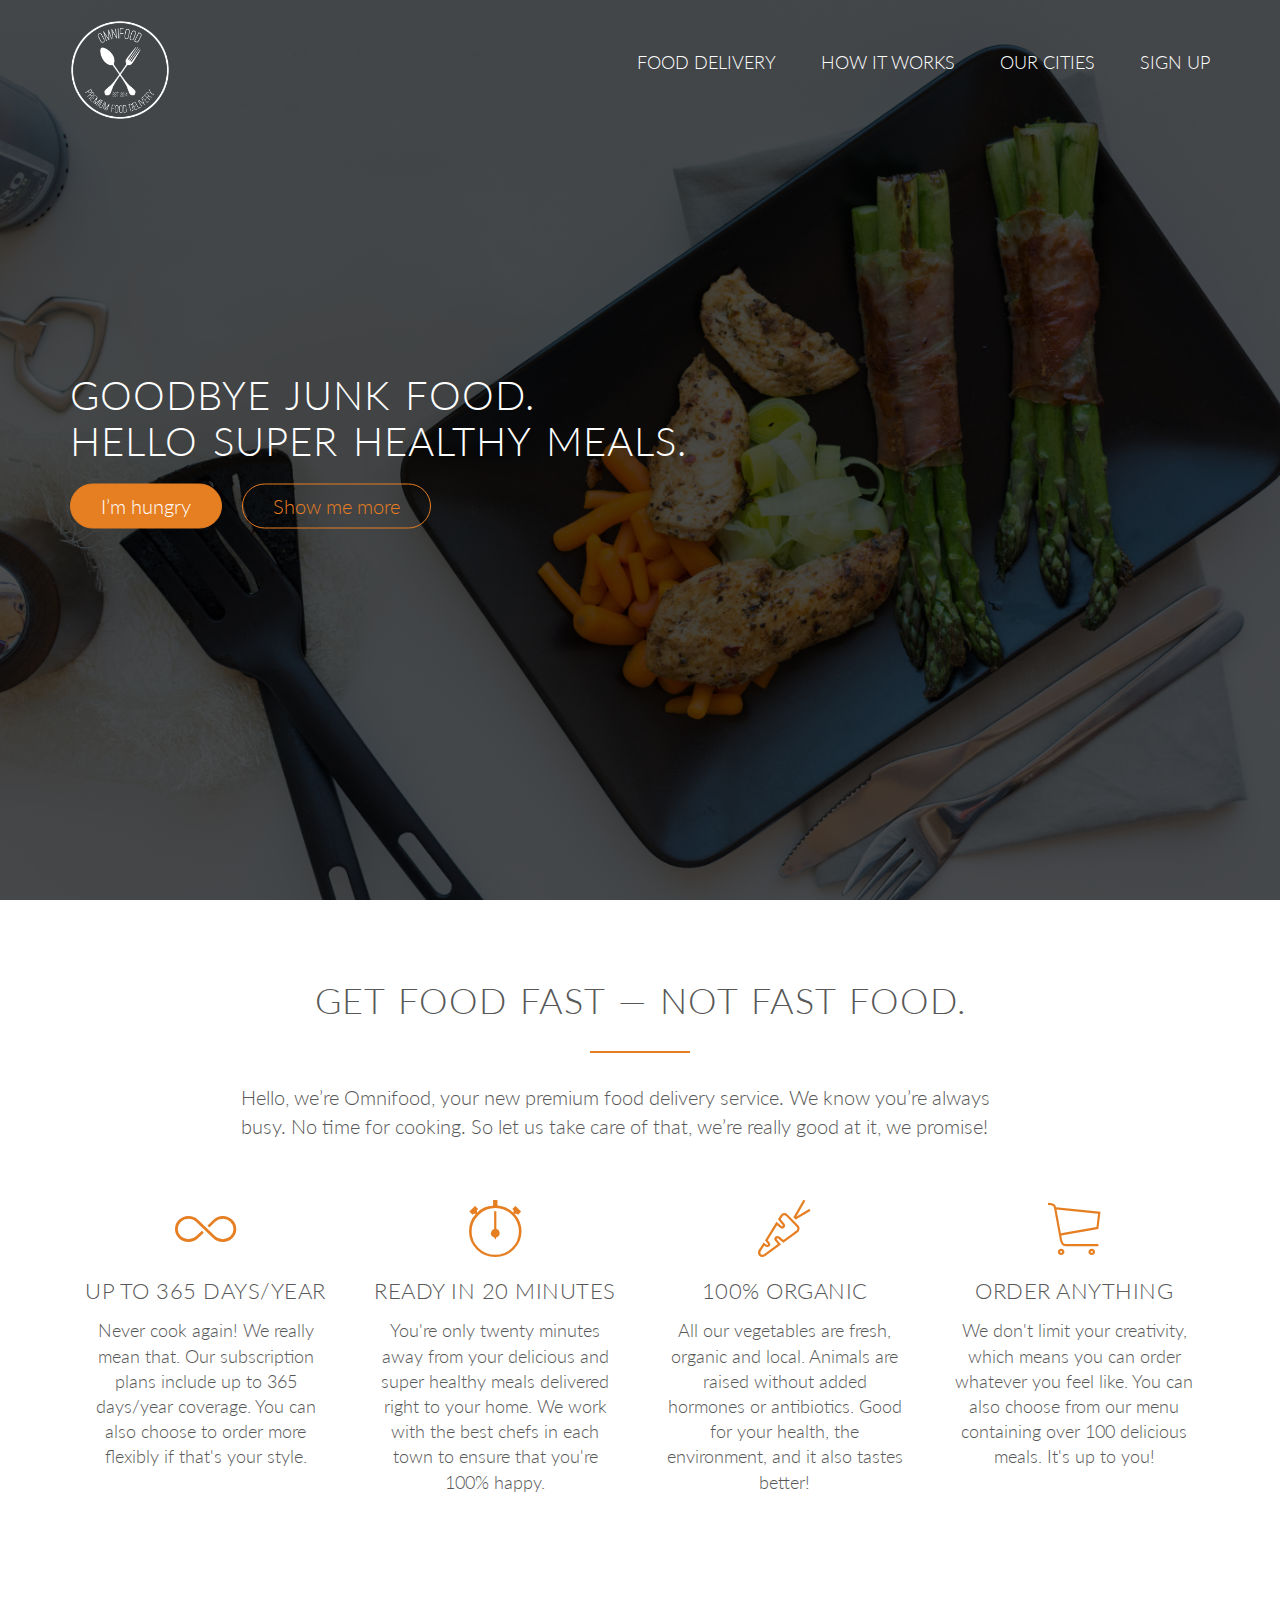
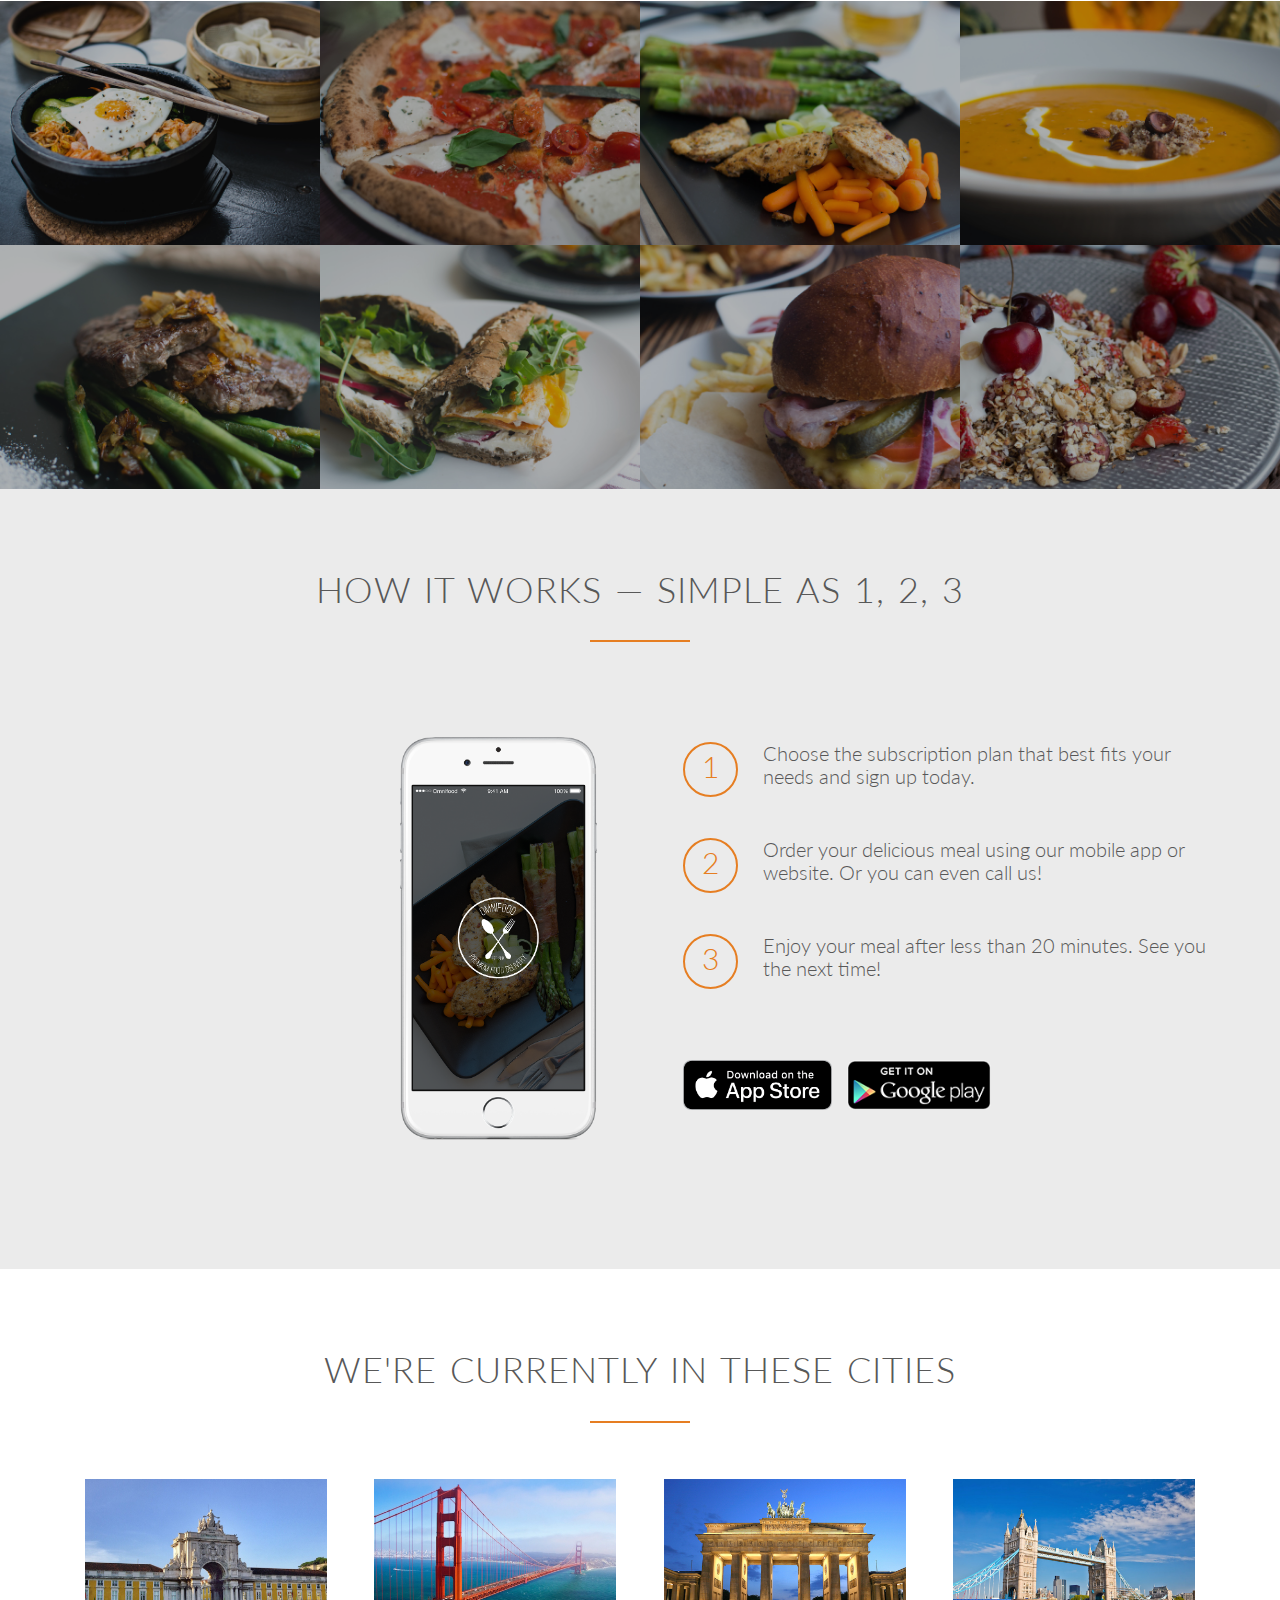
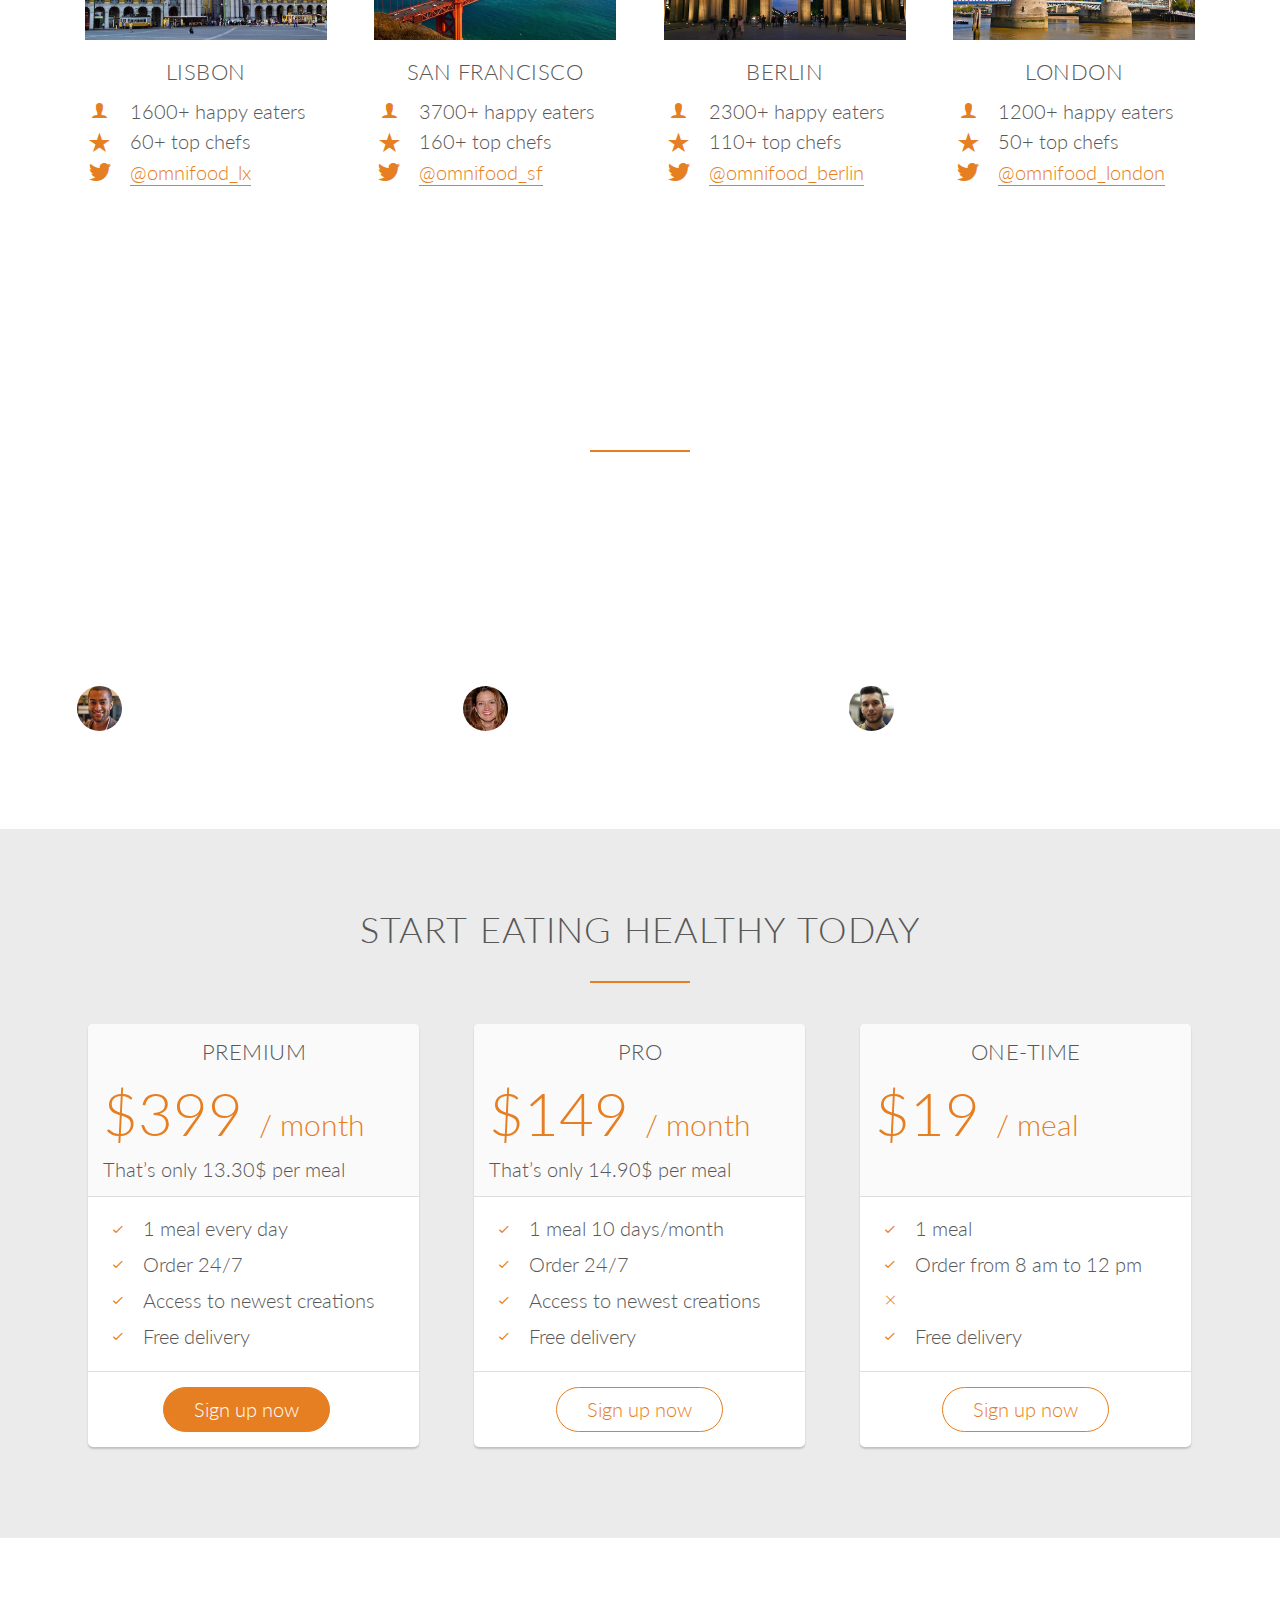
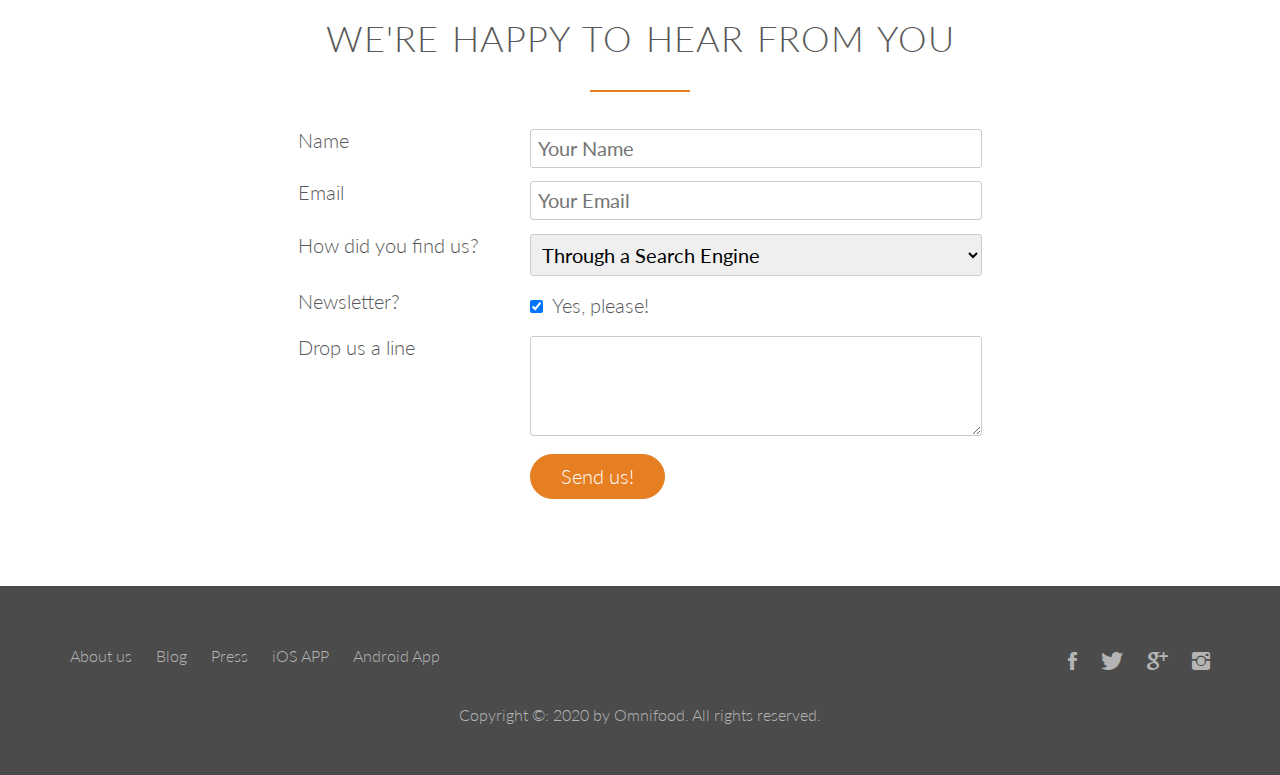
<file: BasicWebsite2(fromUdemy)/index.html>
<!DOCTYPE html>
<html lang="en">

<head>
    <link rel="stylesheet" type="text/css" href="vendors/css/normalize.css">
    <link rel="stylesheet" type="text/css" href="vendors/css/grid.css">
    <link rel="stylesheet" type="text/css" href="vendors/css/ionicons.min.css">
    <link rel="stylesheet" type="text/css" href="resources/css/style.css">
    <link rel="preconnect" href="https://fonts.gstatic.com">
    <link href="https://fonts.googleapis.com/css2?family=Lato:ital,wght@0,100;0,200;0,300;0,400;1,300&display=swap"
        rel="stylesheet">
    <title>Omnifood</title>
</head>

<body>
    <header>
        <nav>
            <div class="row">
                <img src="resources/css/img/logo-white.png" alt="Omnifood logo" class="logo">
                <ul class="main-nav">
                    <li><a href="#">Food Delivery </a></li>
                    <li><a href="#">How It Works </a></li>
                    <li><a href="#">Our Cities </a></li>
                    <li><a href="#">Sign Up </a></li>
                </ul>
            </div>
        </nav>
        <div class="hero-text-box">
            <h1>Goodbye junk food.<br> Hello super healthy meals.</h1>
            <a class="btn btn-full" href="#">I’m hungry</a>
            <a class="btn btn-ghost" href="#">Show me more</a>
        </div>
    </header>

    <section class="section-features">
        <div class="row">
            <h2>Get food fast &mdash; not fast food.</h2>
            <p class="long-copy">
                Hello, we’re Omnifood, your new premium food delivery service. We know you’re always busy. No time for
                cooking. So let us take care of that, we’re really good at it, we promise!
            </p>
        </div>

        <div class="row">
            <div class="col span-1-of-4 box">
                <i class="ion-ios-infinite-outline icon-big"></i>
                <h3>Up to 365 days/year</h3>
                <p>
                    Never cook again! We really mean that. Our subscription plans include up to 365 days/year coverage.
                    You can also choose to order more flexibly if that's your style.
                </p>
            </div>
            <div class="col span-1-of-4 box">
                <i class="ion-ios-stopwatch-outline icon-big"></i>
                <h3>Ready in 20 minutes</h3>
                <p>
                    You're only twenty minutes away from your delicious and super healthy meals delivered right to your
                    home. We work with the best chefs in each town to ensure that you're 100% happy.
                </p>
            </div>
            <div class="col span-1-of-4 box">
                <i class="ion-ios-nutrition-outline icon-big"></i>
                <h3>100% organic</h3>
                <p>
                    All our vegetables are fresh, organic and local. Animals are raised without added hormones or
                    antibiotics. Good for your health, the environment, and it also tastes better!
                </p>
            </div>
            <div class="col span-1-of-4 box">
                <i class="ion-ios-cart-outline icon-big"></i>
                <h3>Order anything</h3>
                <p>
                    We don't limit your creativity, which means you can order whatever you feel like. You can also
                    choose from our menu containing over 100 delicious meals. It's up to you!
                </p>
            </div>
        </div>

    </section>

    <section class="section-meals">
        <ul class="meals-showcase clearfix">
            <li>
                <figure class="meal-photo">
                    <img src="resources/css/img/1.jpg" alt="Image of food">
                </figure>
            </li>
            <li>
                <figure class="meal-photo">
                    <img src="resources/css/img/2.jpg" alt="Image of food">
                </figure>
            </li>
            <li>
                <figure class="meal-photo">
                    <img src="resources/css/img/3.jpg" alt="Image of food">
                </figure>
            </li>
            <li>
                <figure class="meal-photo">
                    <img src="resources/css/img/4.jpg" alt="Image of food">
                </figure>
            </li>
        </ul>
        <ul class="meals-showcase clearfix">
            <li>
                <figure class="meal-photo">
                    <img src="resources/css/img/5.jpg" alt="Image of food">
                </figure>
            </li>
            <li>
                <figure class="meal-photo">
                    <img src="resources/css/img/6.jpg" alt="Image of food">
                </figure>
            </li>
            <li>
                <figure class="meal-photo">
                    <img src="resources/css/img/7.jpg" alt="Image of food">
                </figure>
            </li>
            <li>
                <figure class="meal-photo">
                    <img src="resources/css/img/8.jpg" alt="Image of food">
                </figure>
            </li>
        </ul>
    </section>

    <section class="section-steps">
        <div class="row">
            <h2>How it works &mdash; Simple as 1, 2, 3</h2>
        </div>
        <div class="row">
            <div class="col span-1-of-2 steps-box">
                <img src="resources/css/img/app-iPhone.png" alt="Omnifood app on Phone" class="app-screen">
            </div>
            <div class="col span-1-of-2 steps-box">
                <div class="works-step">
                    <div>1</div>
                    <p>Choose the subscription plan that best fits your needs and sign up today.</p>
                </div>
                <div class="works-step">
                    <div>2</div>
                    <p>Order your delicious meal using our mobile app or website. Or you can even call us!</p>
                </div>
                <div class="works-step">
                    <div>3</div>
                    <p>Enjoy your meal after less than 20 minutes. See you the next time!</p>
                </div>

                <a href="#" class="btn-app"><img src="resources/css/img/download-app.png" alt="App Store button"></a>
                <a href="#" class="btn-app"><img src="resources/css/img/download-app-android.png"
                        alt="Google Store button"></a>
            </div>
        </div>
    </section>


    <section class="section-cities">
        <div class="row">
            <h2>We're currently in these cities</h2>
        </div>
        <div class="row">
            <div class="col span-1-of-4 box">
                <img src="resources/css/img/lisbon-3.jpg" alt="Lisbon" class="cities">
                <h3>Lisbon</h3>
                <div class="city-feature">
                    <i class="ion-ios-person icon-small"></i>
                    1600+ happy eaters
                </div>
                <div class="city-feature">
                    <i class="ion-ios-star icon-small"></i>
                    60+ top chefs
                </div>
                <div class="city-feature">
                    <i class="ion-social-twitter icon-small"></i>
                    <a href="#">@omnifood_lx</a>
                </div>

            </div>

            <div class="col span-1-of-4 box">
                <img src="resources/css/img/san-francisco.jpg" alt="Lisbon" class="cities">
                <h3>San Francisco</h3>
                <div class="city-feature">
                    <i class="ion-ios-person icon-small"></i>
                    3700+ happy eaters
                </div>
                <div class="city-feature">
                    <i class="ion-ios-star icon-small"></i>
                    160+ top chefs
                </div>
                <div class="city-feature">
                    <i class="ion-social-twitter icon-small"></i>
                    <a href="#">@omnifood_sf</a>
                </div>

            </div>

            <div class="col span-1-of-4 box">
                <img src="resources/css/img/berlin.jpg" alt="Lisbon" class="cities">
                <h3>Berlin</h3>
                <div class="city-feature">
                    <i class="ion-ios-person icon-small"></i>
                    2300+ happy eaters
                </div>
                <div class="city-feature">
                    <i class="ion-ios-star icon-small"></i>
                    110+ top chefs
                </div>
                <div class="city-feature">
                    <i class="ion-social-twitter icon-small"></i>
                    <a href="#">@omnifood_berlin</a>
                </div>

            </div>

            <div class="col span-1-of-4 box">
                <img src="resources/css/img/london.jpg" alt="Lisbon" class="cities">
                <h3>London</h3>
                <div class="city-feature">
                    <i class="ion-ios-person icon-small"></i>
                    1200+ happy eaters
                </div>
                <div class="city-feature">
                    <i class="ion-ios-star icon-small"></i>
                    50+ top chefs
                </div>
                <div class="city-feature">
                    <i class="ion-social-twitter icon-small"></i>
                    <a href="#">@omnifood_london</a>
                </div>

            </div>


        </div>
    </section>

    <section class="section-testemonials">
        <div class="row">
            <h2>Our customers can't live without us</h2>
        </div>
        <div class="row">
            <div class="col span-1-of-3">
                <blockquote>
                    Omnifood is just awesome! I just launched a startup which leaves me with no time for cooking, so
                    Omnifood is a life-saver. Now that I got used to it, I couldn't live without my daily meals!
                    <cite><img src="resources/css/img/customer-1.jpg">Alberto Duncan</cite>
                </blockquote>
            </div>
            <div class="col span-1-of-3">
                <blockquote>
                    Inexpensive, healthy and great-tasting meals, delivered right to my home. We have lots of food
                    delivery here in Lisbon, but no one comes even close to Omifood. Me and my family are so in love!
                    <cite><img src="resources/css/img/customer-2.jpg">Joana Silva</cite>
                </blockquote>
            </div>
            <div class="col span-1-of-3">
                <blockquote>
                    I was looking for a quick and easy food delivery service in San Franciso. I tried a lot of them and
                    ended up with Omnifood. Best food delivery service in the Bay Area. Keep up the great work!
                    <cite><img src="resources/css/img/customer-3.jpg">Milton Chapman</cite>
                </blockquote>
            </div>
        </div>
    </section>

    <section class="section-plans">
        <div class="row">
            <h2>Start eating healthy today</h2>
        </div>
        <div class="row">
            <div class="col span-1-of-3">
                <div class="plan-box">
                    <div>
                        <h3>Premium</h3>
                        <p class="plan-price">$399 <span>/ month</span></p>
                        <p class="plan-price-meal">That’s only 13.30$ per meal</p>
                    </div>
                    <div>
                        <ul>
                            <li><i class="ion-ios-checkmark-empty icon-small"></i>1 meal every day</li>
                            <li><i class="ion-ios-checkmark-empty icon-small"></i>Order 24/7</li>
                            <li><i class="ion-ios-checkmark-empty icon-small"></i>Access to newest creations </li>
                            <li><i class="ion-ios-checkmark-empty icon-small"></i>Free delivery </li>
                        </ul>
                    </div>
                    <div>
                        <a href="#" class="btn btn-full">Sign up now</a>
                    </div>
                </div>
            </div>
            <div class="col span-1-of-3">
                <div class="plan-box">
                    <div>
                        <h3>Pro</h3>
                        <p class="plan-price">$149 <span>/ month</span></p>
                        <p class="plan-price-meal">That’s only 14.90$ per meal</p>
                    </div>
                    <div>
                        <ul>
                            <li><i class="ion-ios-checkmark-empty icon-small"></i>1 meal 10 days/month</li>
                            <li><i class="ion-ios-checkmark-empty icon-small"></i>Order 24/7</li>
                            <li><i class="ion-ios-checkmark-empty icon-small"></i>Access to newest creations </li>
                            <li><i class="ion-ios-checkmark-empty icon-small"></i>Free delivery </li>
                        </ul>
                    </div>
                    <div>
                        <a href="#" class="btn btn-ghost">Sign up now</a>
                    </div>
                </div>
            </div>
            <div class="col span-1-of-3">
                <div class="plan-box">
                    <div>
                        <h3>One-time</h3>
                        <p class="plan-price">$19 <span>/ meal</span></p>
                        <p class="plan-price-meal">&nbsp;</p>
                    </div>
                    <div>
                        <ul>
                            <li><i class="ion-ios-checkmark-empty icon-small"></i>1 meal</li>
                            <li><i class="ion-ios-checkmark-empty icon-small"></i>Order from 8 am to 12 pm </li>
                            <li><i class="ion-ios-close-empty icon-small"></i> </li>
                            <li><i class="ion-ios-checkmark-empty icon-small"></i>Free delivery </li>
                        </ul>
                    </div>
                    <div>
                        <a href="#" class="btn btn-ghost">Sign up now</a>
                    </div>
                </div>
            </div>
        </div>
    </section>

    <section class="section-form">
        <div class="row">
            <h2>We're happy to hear from you</h2>
        </div>
        <div class="row">
            <form method="post" action="#" class="contact-form">
                <div class="row">
                    <div class="col span-1-of-3">
                        <label for="name">Name</label>
                    </div>
                    <div class="col span-2-of-3">
                        <input type="text" name="name" id="name" placeholder="Your Name" required> 
                    </div>
                </div>
                <div class="row">
                    <div class="col span-1-of-3">
                        <label for="email">Email</label>
                    </div>
                    <div class="col span-2-of-3">
                        <input type="email" name="email" id="email" placeholder="Your Email" required> 
                    </div>
                </div>
                <div class="row">
                    <div class="col span-1-of-3">
                        <label>How did you find us?</label>
                    </div>
                    <div class="col span-2-of-3">
                        <select name="find-us" id="find-us">
                            <option value="friends">Friends</option>
                            <option value="search" selected>Through a Search Engine</option>
                        </select>
                    </div>
                </div>
                <div class="row">
                    <div class="col span-1-of-3">
                        <label>Newsletter?</label>
                    </div>
                    <div class="col span-2-of-3">
                        <input type="checkbox" name="news" id="news" checked> Yes, please!
                    </div>
                </div>
                <div class="row">
                    <div class="col span-1-of-3">
                        <label>Drop us a line</label>
                    </div>
                    <div class="col span-2-of-3">
                        <textarea name="message" placeholder="Your message"> </textarea>
                    </div>
                </div>
                <div class="row">
                    <div class="col span-1-of-3">
                        <label>&nbsp;</label>
                    </div>
                    <div class="col span-2-of-3">
                        <input type="submit" value="Send us!"> 
                    </div>
                </div>
            </form>
        </div>
    </section>

    <footer>
        <div class="row">
            <div class="col span-1-of-2">
                <ul class="footer-nav">
                    <li><a href="#">About us</a></li>
                    <li><a href="#">Blog</a></li>
                    <li><a href="#">Press</a></li>
                    <li><a href="#">iOS APP</a></li>
                    <li><a href="#">Android App</a></li>
                </ul>
            </div>
            <div class="col span-1-of-2">
                <ul class="social-links">
                    <li><a href="#"><i class="ion-social-facebook"></i></a></li>
                    <li><a href="#"><i class="ion-social-twitter"></i></a></li>
                    <li><a href="#"><i class="ion-social-googleplus"></i></a></li>
                    <li><a href="#"><i class="ion-social-instagram"></i></a></li>
                </ul>
            </div>
        </div>
        <div class="row">
            <p>
                Copyright &copy: 2020 by Omnifood. All rights reserved.
            </p>
        </div>
    </footer>

</body>

</html>
</file>
<file: BasicWebsite2(fromUdemy)/vendors/css/grid.css>
/*  SECTIONS  ============================================================================= */

.section {
	clear: both;
	padding: 0px;
	margin: 0px;
}

/*  GROUPING  ============================================================================= */

.row {
    zoom: 1; /* For IE 6/7 (trigger hasLayout) */
}

.row:before,
.row:after {
    content:"";
    display:table;
}
.row:after {
    clear:both;
}

/*  GRID COLUMN SETUP   ==================================================================== */

.col {
	display: block;
	float:left;
	margin: 1% 0 1% 1.6%;
}

.col:first-child { margin-left: 0; } /* all browsers except IE6 and lower */


/*  REMOVE MARGINS AS ALL GO FULL WIDTH AT 480 PIXELS */

@media only screen and (max-width: 480px) {
	.col { 
		/*margin: 1% 0 1% 0%;*/
        margin: 0;
	}
}


/*  GRID OF TWO   ============================================================================= */


.span-2-of-2 {
	width: 100%;
}

.span-1-of-2 {
	width: 49.2%;
}

/*  GO FULL WIDTH AT LESS THAN 480 PIXELS */

@media only screen and (max-width: 480px) {
	.span-2-of-2 {
		width: 100%; 
	}
	.span-1-of-2 {
		width: 100%; 
	}
}


/*  GRID OF THREE   ============================================================================= */

	
.span-3-of-3 {
	width: 100%; 
}

.span-2-of-3 {
	width: 66.13%; 
}

.span-1-of-3 {
	width: 32.26%; 
}


/*  GO FULL WIDTH AT LESS THAN 480 PIXELS */

@media only screen and (max-width: 480px) {
	.span-3-of-3 {
		width: 100%; 
	}
	.span-2-of-3 {
		width: 100%; 
	}
	.span-1-of-3 {
		width: 100%;
	}
}

/*  GRID OF FOUR   ============================================================================= */

	
.span-4-of-4 {
	width: 100%; 
}

.span-3-of-4 {
	width: 74.6%; 
}

.span-2-of-4 {
	width: 49.2%; 
}

.span-1-of-4 {
	width: 23.8%; 
}


/*  GO FULL WIDTH AT LESS THAN 480 PIXELS */

@media only screen and (max-width: 480px) {
	.span-4-of-4 {
		width: 100%; 
	}
	.span-3-of-4 {
		width: 100%; 
	}
	.span-2-of-4 {
		width: 100%; 
	}
	.span-1-of-4 {
		width: 100%; 
	}
}


/*  GRID OF FIVE   ============================================================================= */

	
.span-5-of-5 {
	width: 100%;
}

.span-4-of-5 {
  	width: 79.68%; 
}

.span-3-of-5 {
  	width: 59.36%; 
}

.span-2-of-5 {
  	width: 39.04%;
}

.span-1-of-5 {
  	width: 18.72%;
}


/*  GO FULL WIDTH AT LESS THAN 480 PIXELS */

@media only screen and (max-width: 480px) {
	.span-5-of-5 {
		width: 100%; 
	}
	.span-4-of-5 {
		width: 100%; 
	}
	.span-3-of-5 {
		width: 100%; 
	}
	.span-2-of-5 {
		width: 100%; 
	}
	.span-1-of-5 {
		width: 100%; 
	}
}


/*  GRID OF SIX   ============================================================================= */


.span-6-of-6 {
	width: 100%;
}

.span-5-of-6 {
  	width: 83.06%;
}

.span-4-of-6 {
  	width: 66.13%;
}

.span-3-of-6 {
  	width: 49.2%;
}

.span-2-of-6 {
  	width: 32.26%;
}

.span-1-of-6 {
  	width: 15.33%;
}


/*  GO FULL WIDTH AT LESS THAN 480 PIXELS */

@media only screen and (max-width: 480px) {
	.span-6-of-6 {
		width: 100%; 
	}
	.span-5-of-6 {
		width: 100%; 
	}
	.span-4-of-6 {
		width: 100%; 
	}
	.span-3-of-6 {
		width: 100%; 
	}
	.span-2-of-6 {
		width: 100%; 
	}
	.span-1-of-6 {
		width: 100%; 
	}
}



/*  GRID OF SEVEN   ============================================================================= */


.span-7-of-7 {
	width: 100%;
}

.span-6-of-7 {
	width: 85.48%;
}

.span-5-of-7 {
  	width: 70.97%;
}

.span-4-of-7 {
  	width: 56.45%;
}

.span-3-of-7 {
  	width: 41.94%;
}

.span-2-of-7 {
  	width: 27.42%;
}

.span-1-of-7 {
  	width: 12.91%;
}


/*  GO FULL WIDTH AT LESS THAN 480 PIXELS */

@media only screen and (max-width: 480px) {
	.span-7-of-7 {
		width: 100%; 
	}
	.span-6-of-7 {
		width: 100%; 
	}
	.span-5-of-7 {
		width: 100%; 
	}
	.span-4-of-7 {
		width: 100%; 
	}
	.span-3-of-7 {
		width: 100%; 
	}
	.span-2-of-7 {
		width: 100%; 
	}
	.span-1-of-7 {
		width: 100%; 
	}
}


/*  GRID OF EIGHT   ============================================================================= */

	
.span-8-of-8 {
	width: 100%;
}

.span-7-of-8 {
	width: 87.3%; 
}

.span-6-of-8 {
	width: 74.6%; 
}

.span-5-of-8 {
	width: 61.9%; 
}

.span-4-of-8 {
	width: 49.2%; 
}

.span-3-of-8 {
	width: 36.5%;
}

.span-2-of-8 {
	width: 23.8%; 
}

.span-1-of-8 {
	width: 11.1%; 
}


/*  GO FULL WIDTH AT LESS THAN 480 PIXELS */

@media only screen and (max-width: 480px) {
	.span-8-of-8 {
		width: 100%; 
	}
	.span-7-of-8 {
		width: 100%; 
	}
	.span-6-of-8 {
		width: 100%; 
	}
	.span-5-of-8 {
		width: 100%; 
	}
	.span-4-of-8 {
		width: 100%; 
	}
	.span-3-of-8 {
		width: 100%; 
	}
	.span-2-of-8 {
		width: 100%; 
	}
	.span-1-of-8 {
		width: 100%; 
	}
}


/*  GRID OF NINE   ============================================================================= */


.span-9-of-9 {
	width: 100%;
}

.span-8-of-9 {
	width: 88.71%;
}

.span-7-of-9 {
	width: 77.42%; 
}

.span-6-of-9 {
	width: 66.13%; 
}

.span-5-of-9 {
	width: 54.84%; 
}

.span-4-of-9 {
	width: 43.55%; 
}

.span-3-of-9 {
	width: 32.26%;
}

.span-2-of-9 {
	width: 20.97%; 
}

.span-1-of-9 {
	width: 9.68%; 
}


/*  GO FULL WIDTH AT LESS THAN 480 PIXELS */

@media only screen and (max-width: 480px) {
	.span-9-of-9 {
		width: 100%; 
	}
	.span-8-of-9 {
		width: 100%; 
	}
	.span-7-of-9 {
		width: 100%; 
	}
	.span-6-of-9 {
		width: 100%; 
	}
	.span-5-of-9 {
		width: 100%; 
	}
	.span-4-of-9 {
		width: 100%; 
	}
	.span-3-of-9 {
		width: 100%; 
	}
	.span-2-of-9 {
		width: 100%; 
	}
	.span-1-of-9 {
		width: 100%; 
	}
}


/*  GRID OF TEN   ============================================================================= */


.span-10-of-10 {
	width: 100%;
}

.span-9-of-10 {
	width: 89.84%;
}

.span-8-of-10 {
	width: 79.68%;
}

.span-7-of-10 {
	width: 69.52%; 
}

.span-6-of-10 {
	width: 59.36%; 
}

.span-5-of-10 {
	width: 49.2%; 
}

.span-4-of-10 {
	width: 39.04%; 
}

.span-3-of-10 {
	width: 28.88%;
}

.span-2-of-10 {
	width: 18.72%; 
}

.span-1-of-10 {
	width: 8.56%; 
}


/*  GO FULL WIDTH AT LESS THAN 480 PIXELS */

@media only screen and (max-width: 480px) {
	.span-10-of-10 {
		width: 100%; 
	}
	.span-9-of-10 {
		width: 100%; 
	}
	.span-8-of-10 {
		width: 100%; 
	}
	.span-7-of-10 {
		width: 100%; 
	}
	.span-6-of-10 {
		width: 100%; 
	}
	.span-5-of-10 {
		width: 100%; 
	}
	.span-4-of-10 {
		width: 100%; 
	}
	.span-3-of-10 {
		width: 100%; 
	}
	.span-2-of-10 {
		width: 100%; 
	}
	.span-1-of-10 {
		width: 100%; 
	}
}


/*  GRID OF ELEVEN   ============================================================================= */

.span-11-of-11 {
	width: 100%;
}

.span-10-of-11 {
	width: 90.76%;
}

.span-9-of-11 {
	width: 81.52%;
}

.span-8-of-11 {
	width: 72.29%;
}

.span-7-of-11 {
	width: 63.05%; 
}

.span-6-of-11 {
	width: 53.81%; 
}

.span-5-of-11 {
	width: 44.58%; 
}

.span-4-of-11 {
	width: 35.34%; 
}

.span-3-of-11 {
	width: 26.1%;
}

.span-2-of-11 {
	width: 16.87%; 
}

.span-1-of-11 {
	width: 7.63%; 
}


/*  GO FULL WIDTH AT LESS THAN 480 PIXELS */

@media only screen and (max-width: 480px) {
	.span-11-of-11 {
		width: 100%; 
	}
	.span-10-of-11 {
		width: 100%; 
	}
	.span-9-of-11 {
		width: 100%; 
	}
	.span-8-of-11 {
		width: 100%; 
	}
	.span-7-of-11 {
		width: 100%; 
	}
	.span-6-of-11 {
		width: 100%; 
	}
	.span-5-of-11 {
		width: 100%; 
	}
	.span-4-of-11 {
		width: 100%; 
	}
	.span-3-of-11 {
		width: 100%; 
	}
	.span-2-of-11 {
		width: 100%; 
	}
	.span-1-of-11 {
		width: 100%; 
	}
}


/*  GRID OF TWELVE   ============================================================================= */

.span-12-of-12 {
	width: 100%;
}

.span-11-of-12 {
	width: 91.53%;
}

.span-10-of-12 {
	width: 83.06%;
}

.span-9-of-12 {
	width: 74.6%;
}

.span-8-of-12 {
	width: 66.13%;
}

.span-7-of-12 {
	width: 57.66%; 
}

.span-6-of-12 {
	width: 49.2%; 
}

.span-5-of-12 {
	width: 40.73%; 
}

.span-4-of-12 {
	width: 32.26%; 
}

.span-3-of-12 {
	width: 23.8%;
}

.span-2-of-12 {
	width: 15.33%; 
}

.span-1-of-12 {
	width: 6.86%; 
}


/*  GO FULL WIDTH AT LESS THAN 480 PIXELS */

@media only screen and (max-width: 480px) {
	.span-12-of-12 {
		width: 100%; 
	}
	.span-11-of-12 {
		width: 100%; 
	}
	.span-10-of-12 {
		width: 100%; 
	}
	.span-9-of-12 {
		width: 100%; 
	}
	.span-8-of-12 {
		width: 100%; 
	}
	.span-7-of-12 {
		width: 100%; 
	}
	.span-6-of-12 {
		width: 100%; 
	}
	.span-5-of-12 {
		width: 100%; 
	}
	.span-4-of-12 {
		width: 100%; 
	}
	.span-3-of-12 {
		width: 100%; 
	}
	.span-2-of-12 {
		width: 100%; 
	}
	.span-1-of-12 {
		width: 100%; 
	}
}
</file>
<file: BasicWebsite2(fromUdemy)/resources/css/style.css>
/* ---------------------------------------------------------------- */
/* Basic Setup */
/* ---------------------------------------------------------------- */
* {
    margin: 0;
    padding: 0;
    box-sizing: border-box;
}

html {
    background-color: #ffffff;
    color: #585858;
    font-family: 'Lato', 'Arial', sans-serif;
    font-size: 20px;
    font-weight: 300;
    text-rendering: optimizeLegibility;
}

.clearfix {zoom:1}
.clearfix:after {
    content: ".";
    clear: both;
    display: block;
    height: 0;
    visibility: hidden;
}
/* ---------------------------------------------------------------- */
/* REUSABLE COMPONENTS */
/* ---------------------------------------------------------------- */
.row {
    max-width: 1140px;
    margin: 0 auto;
    /* this means margin top&bottom leftright */
}

section {
    padding: 80px 0;

}
.box {
    padding: 1.3%;
}

/* --------HEADINGS-------- */
h1,h2,h3 {
    font-weight: 300;
    text-transform: uppercase;
    letter-spacing: 1px;
}
h1 {
    margin: 0;
    margin-bottom: 20px;
    color:#ffffff;
    word-spacing: 3px;
    font-size: 200%;
}
h2 {
    font-size: 180%;
    word-spacing: 2px;
    text-align: center;
    margin-bottom: 30px;
}
h2:after {
    display: block;
    height: 2px;
    background-color: #e67e22;
    content: " ";
    width: 100px;
    margin: 0 auto;
    margin-top: 30px;
}
h3 {
    font-size: 110%;
    margin-bottom: 15px;
    letter-spacing: 0.5px;
    text-align: center;
}

/* --------PARAGRAPHS---------- */
.long-copy {
    line-height: 145%;
    width: 70%;
    margin: 0 auto;

}
.box p{
    font-size: 90%;
    line-height: 140%;
    text-align: center;
}

/* --------Icons---------- */
.icon-big{
    font-size: 350%;
    display: block;
    text-align: center;
    color: #e67e22;
    margin-bottom: 10px;
}
.icon-small{
    font-size: 120%;
    display: inline-block;
    text-align: center;
    color: #e67e22;
    width: 30px;
    margin-right: 10px;
    /* Secret to align text and icons */
    line-height: 120%;
    vertical-align: middle;
    margin-top: -5px;
}

/* --------LINKS---------- */
a:link, a:visited {
    color:#e67e22;
    text-decoration: none;
    border-bottom: 1px solid #e67e22;
    padding-bottom: 1px;
}
a:hover,a:active {
    color: #585858;
    border-bottom: 1px solid transparent;
    transition: border-bottom 0.2s, color 0.2s;
}

/* --------BUTTONS---------- */
.btn:link,
.btn:visited,
input[type=submit] {
    display: inline-block;
    padding: 10px 30px;
    /* this means padding top&bottom left&right */
    font-weight: 300;
    text-decoration: none;
    border-radius: 200px;
    color: white;
    border: 1px solid #e67e22;
    transition: background-color 0.2s, border 0.2s, color 0.2s;
}

.btn-full:link,
.btn-full:visited,
input[type=submit] {
    background-color: #e67e22;
    margin-right: 15px;
}

.btn-ghost:link,
.btn-ghost:visited {
    /* border: 1px solid white; */
    color: #e67e22;
}

.btn:hover,
.btn:active,
input[type=submit]:hover,
input[type=submit]:active {
    background-color: #cf6d17;
}

.btn-full:hover,
.btn-full:active {
    border: 1px solid #cf6d17;
}

.btn-ghost:hover,
.btn-ghost:active {
    /* border: 1px solid white; */
    border: 1px solid #cf6d17;
    color: white;
}

/* ---------------------------------------------------------------- */
/* Header */
/* ---------------------------------------------------------------- */
header {
    background-image: linear-gradient(rgba(0,0,0,0.7),rgba(0,0,0,0.7)), url(img/hero.jpg); 
    /* linear gradient darkens the image, it's basically overlaying the lg on the image... */
    background-size: cover;
    background-position: center;
    background-attachment: fixed;

    height: 100vh;
}

.hero-text-box {
    position:absolute;
    width: 1140px;
    top: 50%;
    left:50%;
    transform: translate(-50%,-50%);
}

.logo {
    height: 100px;
    width:auto;
    float: left;
    margin-top: 20px;
}

.main-nav {
    float: right;
    list-style: none;
    margin-top: 50px;
}

.main-nav li{
    display: inline-block;
    margin-left: 40px;
}

.main-nav li a:link,
.main-nav li a:visited{
    color: white;
    text-decoration: none;
    text-transform: uppercase;
    font-size: 90%;
    border-bottom: 2px transparent;
    padding: 8px 0px
}

.main-nav li a:hover,
.main-nav li a:active{
    border-bottom: 2px solid #e67e22;
    transition: border-bottom 0.2s;
}
/* ---------------------------------------------------------------- */
/* Features */
/* ---------------------------------------------------------------- */
.section-features .long-copy{
    padding-bottom: 20px;
} 



/* ---------------------------------------------------------------- */
/* MEALS */
/* ---------------------------------------------------------------- */
.section-meals{
    padding: 0
}

.meals-showcase {
    list-style: none;
    width:100%;
}
.meals-showcase li{
    display: block;
    float: left;
    width: 25%;
}
.meal-photo {
    width:100%;
    margin:0;
    overflow: hidden;
    background-color: black;

}
.meal-photo img{
    opacity: 0.7;
    width: 100%;
    height: auto;
    transform: scale(1.15);
    transition: transform 0.5s, opacity 0.5s;
    
}
.meal-photo img:hover{
    opacity: 1;
    transform: scale(1.03);
}
/* ---------------------------------------------------------------- */
/* HOW IT WORKS */
/* ---------------------------------------------------------------- */

.section-steps {
    background-color: #ebebeb;
}

/* first child is the iphone image */
.steps-box:first-child{
    text-align: right; 
    /* works for images also ^^^ */
    padding: 3%;
    margin-top: 30px;
}
.steps-box:last-child {
    padding-left: 3%;
    margin-top: 70px;
}

.app-screen {
    width:40%;
}

.works-step {
    margin-bottom: 50px;
}
.works-step:last-of-type {
    margin-bottom: 80px;
}

.works-step div {
    color: #e67e22;
    border: 2px solid #e67e22;
    display: block;
    border-radius: 50%;
    height: 55px;
    width: 55px;
    text-align: center;
    padding: 5px;
    float: left; 
    font-size: 150%;
    margin-right: 25px;
}
.btn-app:link, .btn-app:visited {
    border: none;

}

.btn-app img {
    height: 50px;
    width:auto;
    margin-right: 10px;
}

/* ---------------------------------------------------------------- */
/* Cities */
/* ---------------------------------------------------------------- */


.section-cities .box img{
    width: 100%;
    height: auto; 
    margin-bottom: 15px;  
}
.city-feature {
    margin-bottom: 5px;
}

/* ---------------------------------------------------------------- */
/* Testemonials */
/* ---------------------------------------------------------------- */
.section-testemonials {
    background-image: linear-gradient(rgba(0,0,0,0.7),rgba(0,0,0,0.7)),url(img/back-customers.jpg);
    background-size: cover;
    color: white;
    background-attachment: fixed;
}
.section-testemonials blockquote {
    padding: 2%;
    font-style: italic;
    line-height: 145%;
    position: relative;
}
.section-testemonials cite {
    font-size: 90%;
    margin-top: 25px;
    display: block;
    margin-top: 40px;

}
.section-testemonials blockquote:before {
    content: "\201C";
    display: block;
    font-size: 500%;
    position: absolute;
    top: -5px;
    left: -5px;
}
.section-testemonials cite img {
    height: 45px;
    border-radius: 50%;
    margin-right: 10px;
    vertical-align: middle;
}
/* ---------------------------------------------------------------- */
/* Plans */
/* ---------------------------------------------------------------- */
.section-plans {
    background-color: #ebebeb;
}
.plan-box {
    background-color: white;
    border-radius: 5px;
    width: 90%;
    margin-left: 5%;
    box-shadow: 0 2px 2px rgb(194, 193, 193);
}
.plan-box div {
    padding:15px;
    border-bottom: 1px solid rgb(224, 221, 221);
}
.plan-box div:last-child {
    text-align: center;
    border-bottom: none;
}
.plan-box div:first-child {
    background-color: rgb(250, 250, 250);
    border-top-left-radius: 5px;
    border-top-right-radius: 5px;
}
.plan-price {
    font-size: 300%;
    font-weight: 300;
    margin-bottom: 10px;
    color: #e67e22;
}
.plan-price span {
    font-size: 50%;
    font-weight: 300;

}
.plan-price-meals {
    font-size: 80%;
}
.plan-box ul {
    list-style: none;
}

.plan-box ul li{
    padding: 5px 0;
}

/* ---------------------------------------------------------------- */
/* FORM */
/* ---------------------------------------------------------------- */
.contact-form {
    width: 60%;
    margin: 0 auto;
}
input[type=text],input[type=email],
select,
textarea {
    width: 100%;
    padding: 7px;
    border-radius: 3px;
    border: 1px solid #ccc;
}
textarea {
    height: 100px;
}
input[type=checkbox] {
    margin: 10px 5px 10px 0;
}
*:focus {
    outline: none;
}
/* ---------------------------------------------------------------- */
/* FOOTER */
/* ---------------------------------------------------------------- */

footer {
    background-color: rgb(75, 75, 75);
    padding: 50px;
    font-size:80%;
}
.footer-nav{
    list-style: none;
    float: left;
}
.social-links {
    list-style: none;
    float: right;
}
.footer-nav li,
.social-links li {
    display: inline-block;
    margin-right: 20px;
}
.footer-nav li:last-child,
.social-links li:last-child{
    margin-right: 0;
}
.footer-nav li a:link,
.footer-nav li a:visited,
.social-links li a:link,
.social-links li a:visited {
    text-decoration: none;
    border: 0;
    color: rgb(180, 180, 180);
    transition: color 0.2s;
}
.footer-nav li a:hover,
.footer-nav li a:active,
.social-links li a:hover,
.social-links li a:active {
    color: rgb(245, 244, 244);
}
.social-links li a:link,
.social-links li a:visited{
    font-size: 150%;
}
.ion-social-facebook,
.ion-social-twitter,
.ion-social-instagram,
.ion-social-googleplus {
    transition: color 0.2s;
}
.ion-social-facebook:hover {
    color: #3b5998;
}
.ion-social-instagram:hover {
    color: #517fa4;
}
.ion-social-twitter:hover {
    color: #00aced;
}
.ion-social-googleplus:hover {
    color: #dd4b39;
}

footer p{
    color: rgb(180, 180, 180);
    margin-top: 20px;
    text-align: center;
}
</file>
